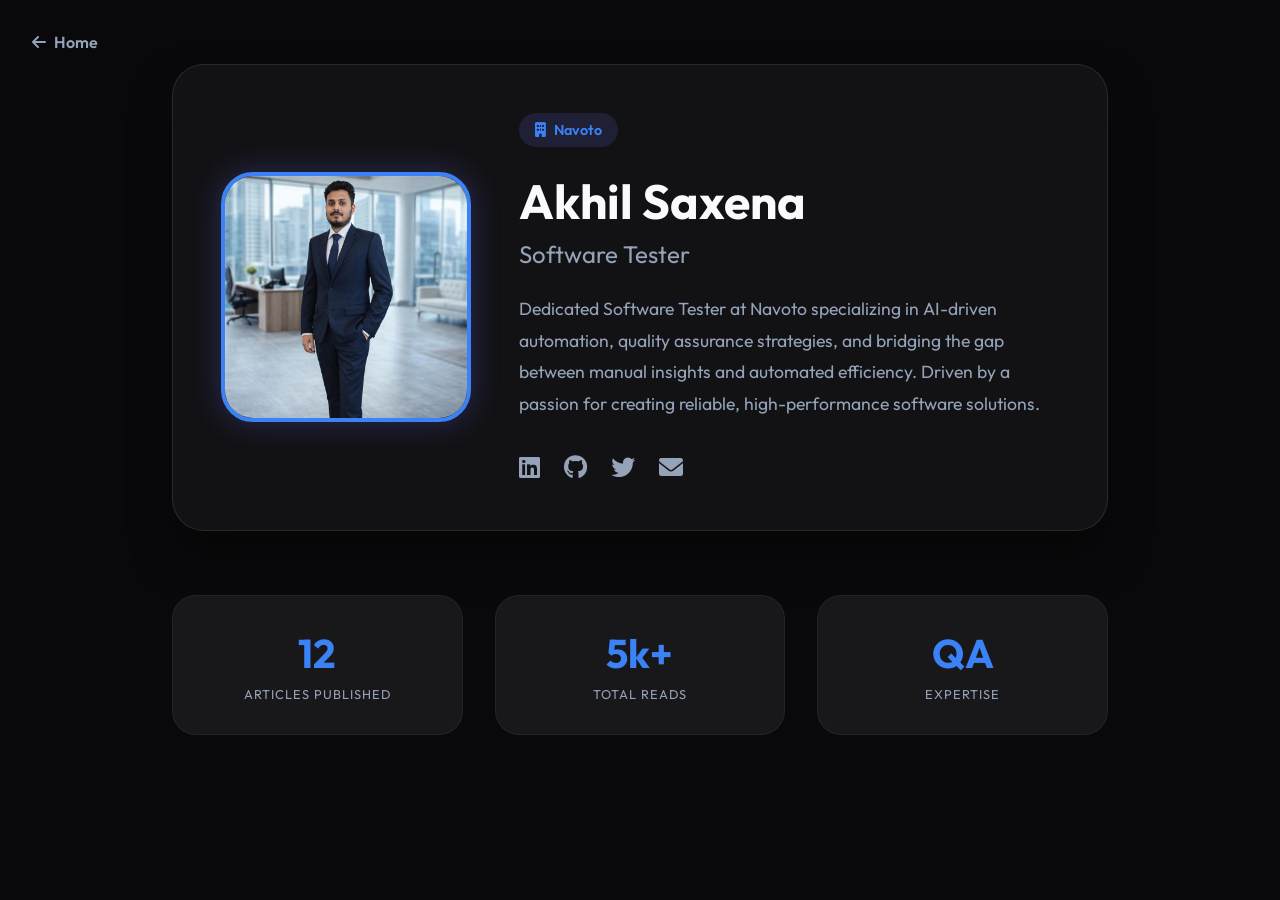
<file: author.html>
<!DOCTYPE html>
<html lang="en">

<head>
    <meta charset="UTF-8">
    <meta name="viewport" content="width=device-width, initial-scale=1.0">
    <link rel="manifest" href="manifest.json" />
    <meta name="theme-color" content="#09090b" />
    <!-- PWA: Apple / iOS -->
    <meta name="apple-mobile-web-app-capable" content="yes" />
    <meta name="apple-mobile-web-app-status-bar-style" content="black-translucent" />
    <meta name="apple-mobile-web-app-title" content="QAForge" />
    <link rel="apple-touch-icon" href="assets/icon-192.png" />
    <!-- Favicons -->
    <link rel="icon" type="image/svg+xml" href="assets/icon.svg" />
    <link rel="icon" type="image/png" sizes="32x32" href="assets/icon-96.png" />
    <title>Akhil Saxena | Software Tester at Navoto</title>
    <link rel="stylesheet" href="https://cdnjs.cloudflare.com/ajax/libs/font-awesome/6.0.0/css/all.min.css">
    <link href="https://fonts.googleapis.com/css2?family=Outfit:wght@300;400;600;700&display=swap" rel="stylesheet">
    <script>
        (function () {
            const theme = localStorage.getItem('qaf-theme') || 'cyber';
            document.documentElement.setAttribute('data-theme', theme);
        })();
    </script>
    <style>
        :root, [data-theme="cyber"] {
            --primary: #3b82f6;
            --primary-dark: #2563eb;
            --bg: #09090b;
            --card-bg: #18181b;
            --text: #f8fafc;
            --text-muted: #94a3b8;
            --glass: rgba(24, 24, 27, 0.7);
        }

        [data-theme="synthwave"] {
            --primary: #d946ef;
            --primary-dark: #c026d3;
            --bg: #0f0914;
            --card-bg: #1d1128;
            --text: #fdf4ff;
            --text-muted: #d8b4fe;
            --glass: rgba(29, 17, 40, 0.7);
        }

        [data-theme="forest"] {
            --primary: #10b981;
            --primary-dark: #059669;
            --bg: #050f09;
            --card-bg: #0f2015;
            --text: #ecfdf5;
            --text-muted: #a7f3d0;
            --glass: rgba(15, 32, 21, 0.7);
        }

        [data-theme="amber"] {
            --primary: #f59e0b;
            --primary-dark: #d97706;
            --bg: #120c02;
            --card-bg: #221606;
            --text: #fffbeb;
            --text-muted: #fde68a;
            --glass: rgba(34, 22, 6, 0.7);
        }

        [data-theme="ice"] {
            --primary: #0284c7;
            --primary-dark: #0369a1;
            --bg: #f8fafc;
            --card-bg: #f1f5f9;
            --text: #0f172a;
            --text-muted: #475569;
            --glass: rgba(241, 245, 249, 0.7);
        }

        [data-theme="slate"] {
            --primary: #475569;
            --primary-dark: #334155;
            --bg: #f8fafc;
            --card-bg: #e2e8f0;
            --text: #0f172a;
            --text-muted: #475569;
            --glass: rgba(226, 232, 240, 0.7);
        }

        * {
            margin: 0;
            padding: 0;
            box-sizing: border-box;
            font-family: 'Outfit', sans-serif;
        }

        body {
            background-color: var(--bg);
            color: var(--text);
            min-height: 100vh;
            overflow-x: hidden;
        }

        .container {
            max-width: 1000px;
            margin: 0 auto;
            padding: 4rem 2rem;
        }

        .profile-hero {
            display: flex;
            align-items: center;
            gap: 3rem;
            margin-bottom: 4rem;
            background: var(--glass);
            backdrop-filter: blur(12px);
            padding: 3rem;
            border-radius: 2rem;
            border: 1px solid rgba(255, 255, 255, 0.1);
            box-shadow: 0 25px 50px -12px rgba(0, 0, 0, 0.5);
        }

        .profile-img {
            width: 250px;
            height: 250px;
            border-radius: 2rem;
            object-fit: cover;
            border: 4px solid var(--primary);
            box-shadow: 0 0 30px rgba(99, 102, 241, 0.3);
        }

        .profile-info h1 {
            font-size: 3rem;
            font-weight: 700;
            margin-bottom: 0.5rem;
            color: var(--text);
        }

        .profile-info h2 {
            font-size: 1.5rem;
            color: var(--text-muted);
            font-weight: 400;
            margin-bottom: 1.5rem;
        }

        .company-tag {
            display: inline-flex;
            align-items: center;
            gap: 0.5rem;
            background: rgba(99, 102, 241, 0.15);
            color: var(--primary);
            padding: 0.5rem 1rem;
            border-radius: 100px;
            font-weight: 600;
            font-size: 0.9rem;
            margin-bottom: 1.5rem;
        }

        .bio {
            line-height: 1.8;
            font-size: 1.1rem;
            color: var(--text-muted);
        }

        .social-links {
            display: flex;
            gap: 1.5rem;
            margin-top: 2rem;
        }

        .social-links a {
            color: var(--text-muted);
            font-size: 1.5rem;
            transition: all 0.3s ease;
        }

        .social-links a:hover {
            color: var(--primary);
            transform: translateY(-3px);
        }

        .stats-grid {
            display: grid;
            grid-template-columns: repeat(auto-fit, minmax(200px, 1fr));
            gap: 2rem;
            margin-top: 2rem;
        }

        .stat-card {
            background: var(--card-bg);
            padding: 2rem;
            border-radius: 1.5rem;
            text-align: center;
            border: 1px solid rgba(255, 255, 255, 0.05);
        }

        .stat-card h3 {
            font-size: 2.5rem;
            color: var(--primary);
            margin-bottom: 0.5rem;
        }

        .stat-card p {
            color: var(--text-muted);
            text-transform: uppercase;
            letter-spacing: 1px;
            font-size: 0.8rem;
        }

        .back-btn {
            position: absolute;
            top: 2rem;
            left: 2rem;
            display: flex;
            align-items: center;
            gap: 0.5rem;
            color: var(--text-muted);
            text-decoration: none;
            font-weight: 600;
            transition: color 0.3s;
        }

        .back-btn:hover {
            color: var(--primary);
        }

        @media (max-width: 768px) {
            .profile-hero {
                flex-direction: column;
                text-align: center;
                padding: 2rem;
            }

            .profile-img {
                width: 200px;
                height: 200px;
            }

            .stats-grid {
                grid-template-columns: 1fr;
            }
        }
    </style>
</head>

<body>
    <a href="index.html" class="back-btn"><i class="fas fa-arrow-left"></i> Home</a>

    <div class="container text-center">
        <div class="profile-hero">
            <img src="assets/akhil.jpg" alt="Akhil Saxena" class="profile-img" id="profileImg">
            <div class="profile-info">
                <div class="company-tag"><i class="fas fa-building"></i> Navoto</div>
                <h1>Akhil Saxena</h1>
                <h2>Software Tester</h2>
                <p class="bio">
                    Dedicated Software Tester at Navoto specializing in AI-driven automation, quality assurance
                    strategies, and bridging the gap between manual insights and automated efficiency. Driven by a
                    passion for creating reliable, high-performance software solutions.
                </p>
                <div class="social-links">
                    <a href="#"><i class="fab fa-linkedin"></i></a>
                    <a href="#"><i class="fab fa-github"></i></a>
                    <a href="#"><i class="fab fa-twitter"></i></a>
                    <a href="mailto:aakhil.saxena@navoto.in"><i class="fas fa-envelope"></i></a>
                </div>
            </div>
        </div>

        <div class="stats-grid">
            <div class="stat-card">
                <h3 id="postCount">...</h3>
                <p>Articles Published</p>
            </div>
            <div class="stat-card">
                <h3>5k+</h3>
                <p>Total Reads</p>
            </div>
            <div class="stat-card">
                <h3>QA</h3>
                <p>Expertise</p>
            </div>
        </div>
    </div>

    <script>
        // Placeholder for dynamic post count
        document.getElementById('postCount').innerText = '12';

        // Theme Update Listener
        window.addEventListener('storage', (e) => {
            if (e.key === 'qaf-theme') {
                document.documentElement.setAttribute('data-theme', e.newValue || 'cyber');
            }
        });
    </script>
  <!-- PWA: Enhanced Service Worker -->
  <script>
    (function() {
      if ('serviceWorker' in navigator) {
        window.addEventListener('load', async () => {
          try {
            await navigator.serviceWorker.register('sw.js');
          } catch (err) {
            console.log('[PWA] SW registration failed:', err);
          }
        });
      }
    })();
  </script>
</body>

</html>
</file>
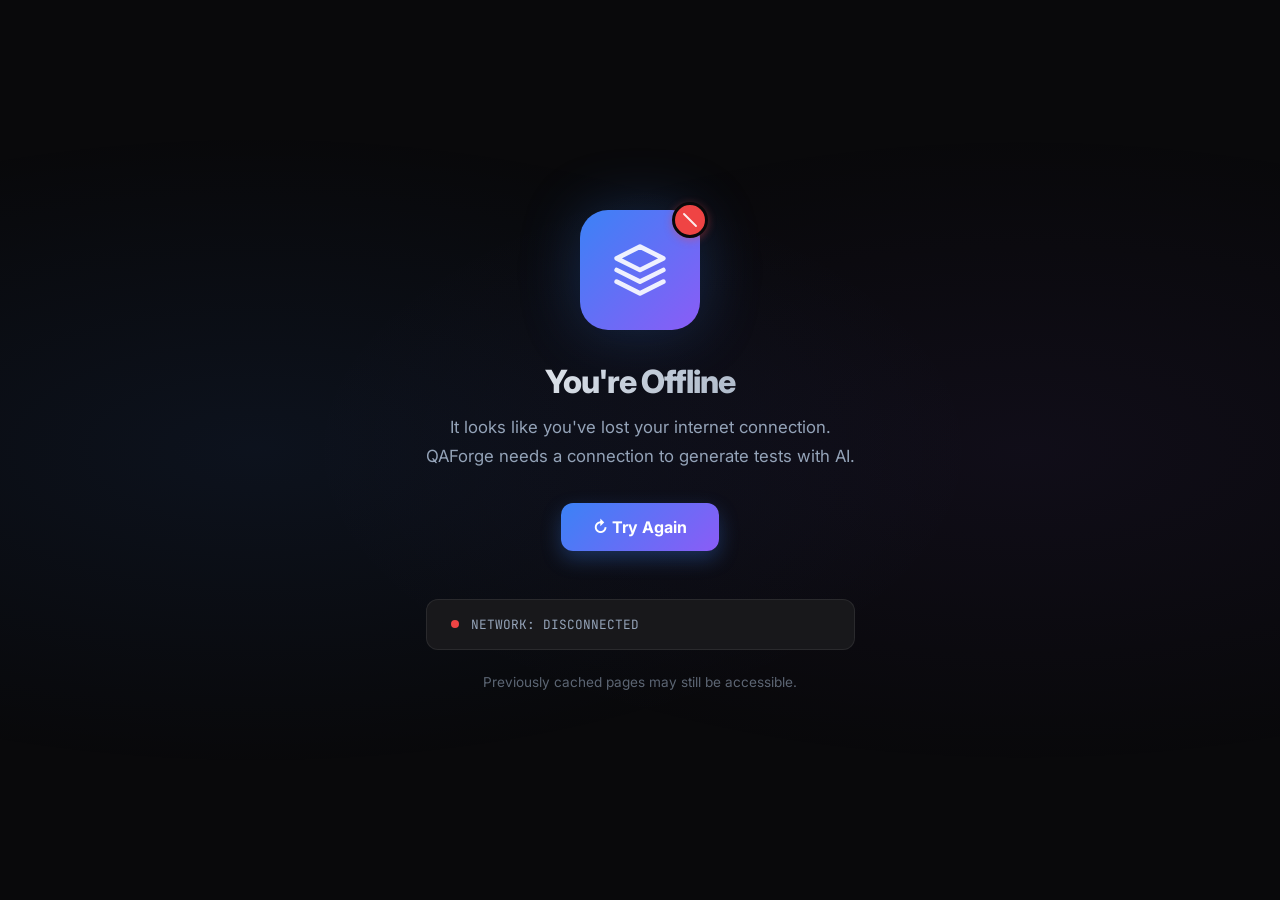
<file: offline.html>
<!DOCTYPE html>
<html lang="en">
<head>
  <meta charset="UTF-8" />
  <meta name="viewport" content="width=device-width,initial-scale=1.0" />
  <title>QAForge — Offline</title>
  <link rel="preconnect" href="https://fonts.googleapis.com" />
  <link href="https://fonts.googleapis.com/css2?family=Inter:wght@400;600;700;800&family=JetBrains+Mono:wght@400;500&display=swap" rel="stylesheet" />
  <style>
    :root {
      --bg: #09090b;
      --bg-surface: #18181b;
      --text: #f8fafc;
      --text-muted: #94a3b8;
      --primary: #3b82f6;
      --accent: #8b5cf6;
      --border: rgba(255,255,255,0.08);
    }

    * { box-sizing: border-box; margin: 0; padding: 0; }

    body {
      background: var(--bg);
      color: var(--text);
      font-family: 'Inter', -apple-system, BlinkMacSystemFont, sans-serif;
      min-height: 100vh;
      display: flex;
      align-items: center;
      justify-content: center;
      overflow: hidden;
    }

    .offline-container {
      text-align: center;
      padding: 2rem;
      max-width: 520px;
      animation: fadeIn 0.6s ease-out;
    }

    @keyframes fadeIn {
      from { opacity: 0; transform: translateY(20px); }
      to { opacity: 1; transform: translateY(0); }
    }

    .offline-icon {
      width: 120px;
      height: 120px;
      margin: 0 auto 2rem;
      background: linear-gradient(135deg, var(--primary), var(--accent));
      border-radius: 28px;
      display: flex;
      align-items: center;
      justify-content: center;
      position: relative;
      box-shadow: 0 0 60px rgba(59,130,246,0.25);
      animation: pulse 3s infinite ease-in-out;
    }

    @keyframes pulse {
      0%, 100% { box-shadow: 0 0 40px rgba(59,130,246,0.15); }
      50% { box-shadow: 0 0 80px rgba(59,130,246,0.35); }
    }

    .offline-icon svg {
      width: 56px;
      height: 56px;
      opacity: 0.9;
    }

    .wifi-slash {
      position: absolute;
      top: -8px;
      right: -8px;
      width: 36px;
      height: 36px;
      background: #ef4444;
      border-radius: 50%;
      display: flex;
      align-items: center;
      justify-content: center;
      border: 3px solid var(--bg);
      box-shadow: 0 2px 8px rgba(239,68,68,0.4);
    }

    .wifi-slash svg {
      width: 18px;
      height: 18px;
    }

    .offline-title {
      font-size: 2rem;
      font-weight: 800;
      letter-spacing: -0.03em;
      margin-bottom: 0.75rem;
      background: linear-gradient(135deg, var(--text), var(--text-muted));
      -webkit-background-clip: text;
      -webkit-text-fill-color: transparent;
      background-clip: text;
    }

    .offline-subtitle {
      font-size: 1.05rem;
      color: var(--text-muted);
      line-height: 1.7;
      margin-bottom: 2rem;
    }

    .offline-actions {
      display: flex;
      gap: 1rem;
      justify-content: center;
      flex-wrap: wrap;
    }

    .btn-retry {
      background: linear-gradient(135deg, var(--primary), var(--accent));
      color: white;
      font-weight: 700;
      padding: 0.875rem 2rem;
      border: none;
      border-radius: 12px;
      font-size: 1rem;
      cursor: pointer;
      transition: all 0.3s ease;
      font-family: inherit;
      box-shadow: 0 8px 20px rgba(59,130,246,0.3);
    }

    .btn-retry:hover {
      transform: translateY(-2px);
      box-shadow: 0 12px 30px rgba(59,130,246,0.4);
    }

    .btn-retry:active {
      transform: translateY(0);
    }

    .status-bar {
      margin-top: 3rem;
      padding: 1rem 1.5rem;
      background: var(--bg-surface);
      border: 1px solid var(--border);
      border-radius: 12px;
      display: flex;
      align-items: center;
      gap: 0.75rem;
      font-family: 'JetBrains Mono', monospace;
      font-size: 0.8rem;
      color: var(--text-muted);
    }

    .status-dot {
      width: 8px;
      height: 8px;
      border-radius: 50%;
      background: #ef4444;
      animation: blink 1.5s infinite;
    }

    @keyframes blink {
      0%, 100% { opacity: 1; }
      50% { opacity: 0.3; }
    }

    .cached-hint {
      margin-top: 1.5rem;
      font-size: 0.85rem;
      color: var(--text-muted);
      opacity: 0.6;
    }

    .bg-grid {
      position: fixed;
      inset: 0;
      z-index: -1;
      background-image:
        radial-gradient(ellipse at 20% 50%, rgba(59,130,246,0.08) 0%, transparent 50%),
        radial-gradient(ellipse at 80% 50%, rgba(139,92,246,0.06) 0%, transparent 50%);
    }
  </style>
</head>
<body>
  <div class="bg-grid"></div>
  <div class="offline-container">
    <div class="offline-icon">
      <svg viewBox="0 0 24 24" fill="none" stroke="white" stroke-width="2" stroke-linecap="round" stroke-linejoin="round">
        <path d="M12 2L2 7l10 5 10-5-10-5zM2 17l10 5 10-5M2 12l10 5 10-5"/>
      </svg>
      <div class="wifi-slash">
        <svg viewBox="0 0 24 24" fill="none" stroke="white" stroke-width="2.5" stroke-linecap="round">
          <line x1="4" y1="4" x2="20" y2="20"/>
        </svg>
      </div>
    </div>

    <h1 class="offline-title">You're Offline</h1>
    <p class="offline-subtitle">
      It looks like you've lost your internet connection.<br>
      QAForge needs a connection to generate tests with AI.
    </p>

    <div class="offline-actions">
      <button class="btn-retry" onclick="window.location.reload()">
        ↻ Try Again
      </button>
    </div>

    <div class="status-bar">
      <div class="status-dot"></div>
      <span>NETWORK: DISCONNECTED</span>
    </div>

    <p class="cached-hint">Previously cached pages may still be accessible.</p>
  </div>

  <script>
    // Auto-reload when connection returns
    window.addEventListener('online', () => {
      window.location.reload();
    });
  </script>
</body>
</html>
</file>
